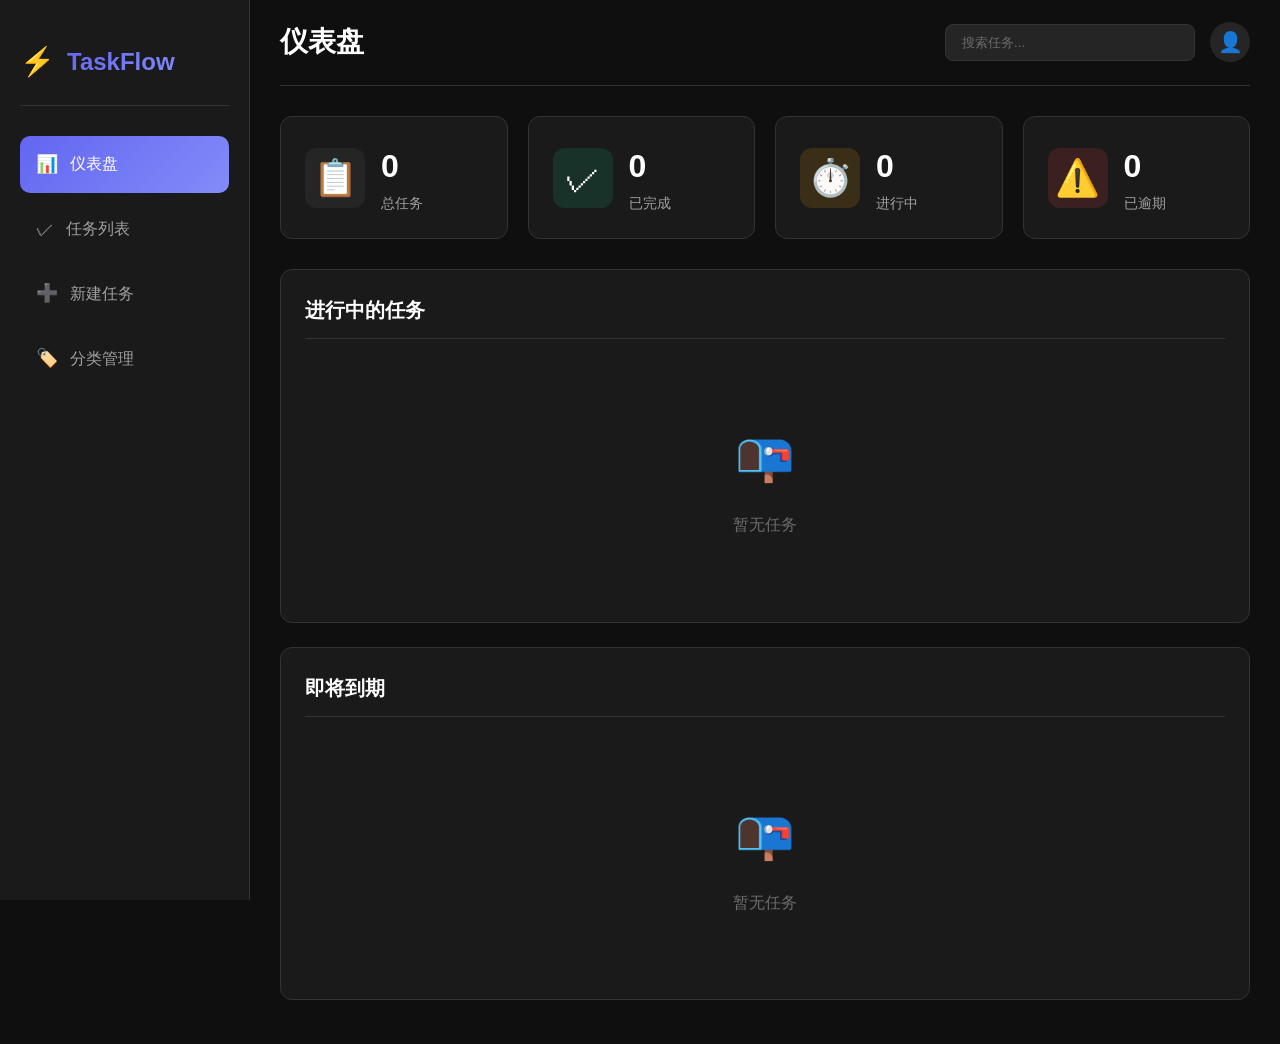
<file: index.html>
<!DOCTYPE html>
<html lang="zh-CN">
<head>
    <meta charset="UTF-8">
    <meta name="viewport" content="width=device-width, initial-scale=1.0">
    <title>TaskFlow - 任务管理</title>
    <link rel="stylesheet" href="css/style.css">
    <link rel="stylesheet" href="css/animations.css">
</head>
<body>
    <nav class="sidebar">
        <div class="logo">
            <span class="logo-icon">⚡</span>
            <span class="logo-text">TaskFlow</span>
        </div>
        <ul class="nav-menu">
            <li><a href="index.html" class="nav-link active">
                <span class="nav-icon">📊</span>
                <span>仪表盘</span>
            </a></li>
            <li><a href="pages/tasks.html" class="nav-link">
                <span class="nav-icon">✓</span>
                <span>任务列表</span>
            </a></li>
            <li><a href="pages/new-task.html" class="nav-link">
                <span class="nav-icon">➕</span>
                <span>新建任务</span>
            </a></li>
            <li><a href="pages/categories.html" class="nav-link">
                <span class="nav-icon">🏷️</span>
                <span>分类管理</span>
            </a></li>
        </ul>
    </nav>

    <main class="main-content">
        <header class="top-bar">
            <h1>仪表盘</h1>
            <div class="header-actions">
                <input type="text" class="search-input" placeholder="搜索任务...">
                <div class="user-avatar">👤</div>
            </div>
        </header>

        <div class="dashboard-grid">
            <div class="stat-card fade-in">
                <div class="stat-icon">📋</div>
                <div class="stat-info">
                    <span class="stat-number" id="total-tasks">0</span>
                    <span class="stat-label">总任务</span>
                </div>
            </div>
            <div class="stat-card fade-in">
                <div class="stat-icon completed">✓</div>
                <div class="stat-info">
                    <span class="stat-number" id="completed-tasks">0</span>
                    <span class="stat-label">已完成</span>
                </div>
            </div>
            <div class="stat-card fade-in">
                <div class="stat-icon pending">⏱️</div>
                <div class="stat-info">
                    <span class="stat-number" id="pending-tasks">0</span>
                    <span class="stat-label">进行中</span>
                </div>
            </div>
            <div class="stat-card fade-in">
                <div class="stat-icon overdue">⚠️</div>
                <div class="stat-info">
                    <span class="stat-number" id="overdue-tasks">0</span>
                    <span class="stat-label">已逾期</span>
                </div>
            </div>
        </div>

        <section class="section slide-up">
            <h2>进行中的任务</h2>
            <div class="task-list" id="active-tasks">
                <!-- 任务将通过 JavaScript 动态加载 -->
            </div>
        </section>

        <section class="section slide-up">
            <h2>即将到期</h2>
            <div class="task-list" id="upcoming-tasks">
                <!-- 任务将通过 JavaScript 动态加载 -->
            </div>
        </section>
    </main>

    <script src="js/storage.js"></script>
    <script src="js/app.js"></script>
    <script src="js/dashboard.js"></script>
</body>
</html>
</file>
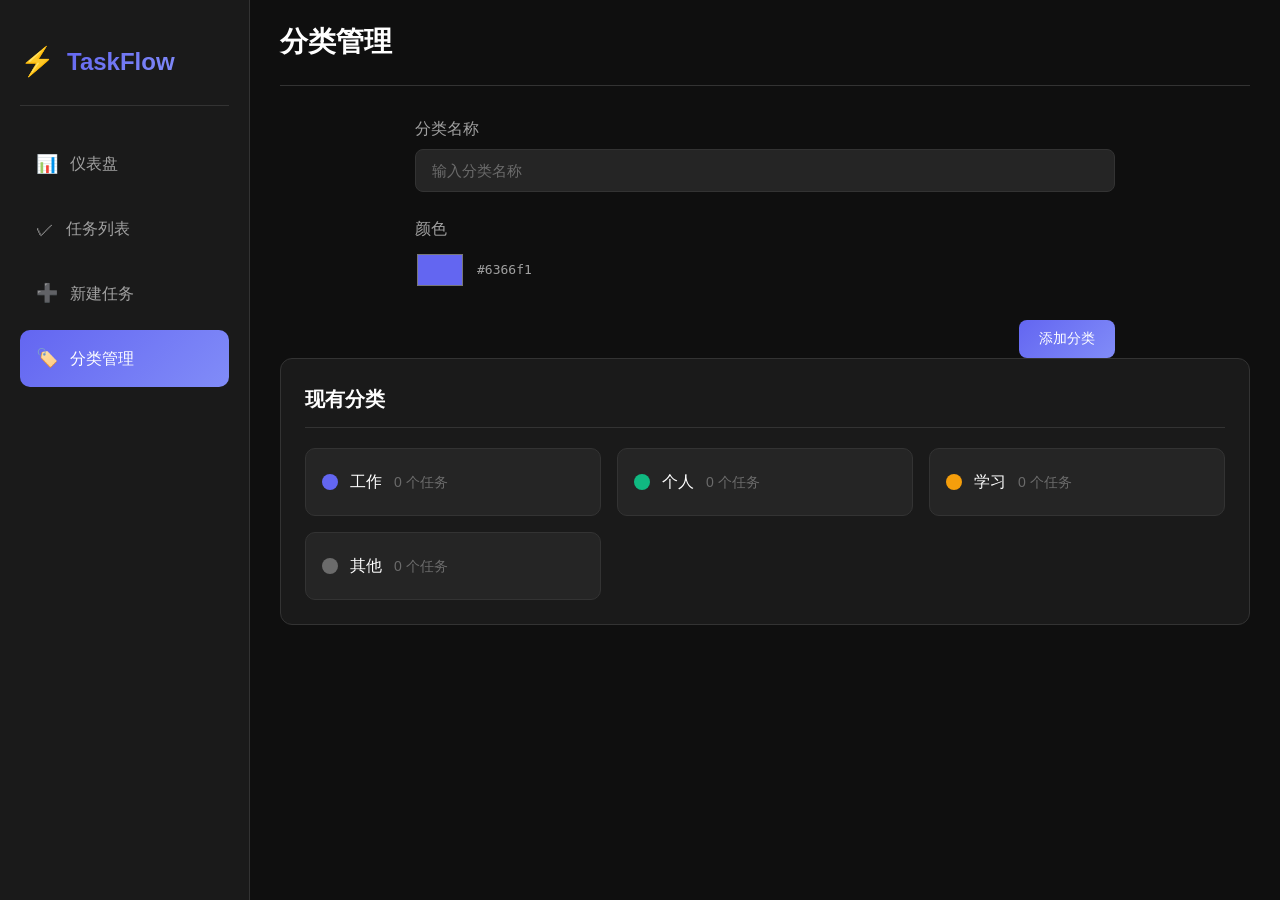
<file: pages/categories.html>
<!DOCTYPE html>
<html lang="zh-CN">
<head>
    <meta charset="UTF-8">
    <meta name="viewport" content="width=device-width, initial-scale=1.0">
    <title>分类管理 - TaskFlow</title>
    <link rel="stylesheet" href="../css/style.css">
    <link rel="stylesheet" href="../css/animations.css">
</head>
<body>
    <nav class="sidebar">
        <div class="logo">
            <span class="logo-icon">⚡</span>
            <span class="logo-text">TaskFlow</span>
        </div>
        <ul class="nav-menu">
            <li><a href="../index.html" class="nav-link">
                <span class="nav-icon">📊</span>
                <span>仪表盘</span>
            </a></li>
            <li><a href="tasks.html" class="nav-link">
                <span class="nav-icon">✓</span>
                <span>任务列表</span>
            </a></li>
            <li><a href="new-task.html" class="nav-link">
                <span class="nav-icon">➕</span>
                <span>新建任务</span>
            </a></li>
            <li><a href="categories.html" class="nav-link active">
                <span class="nav-icon">🏷️</span>
                <span>分类管理</span>
            </a></li>
        </ul>
    </nav>

    <main class="main-content">
        <header class="top-bar">
            <h1>分类管理</h1>
        </header>

        <div class="form-container slide-up">
            <form id="category-form" class="category-form">
                <div class="form-group">
                    <label for="category-name">分类名称</label>
                    <input type="text" id="category-name" class="form-input" required placeholder="输入分类名称">
                </div>

                <div class="form-group">
                    <label for="category-color">颜色</label>
                    <div class="color-picker">
                        <input type="color" id="category-color" class="color-input" value="#6366f1">
                        <span class="color-preview" id="color-preview">#6366f1</span>
                    </div>
                </div>

                <div class="form-actions">
                    <button type="submit" class="btn btn-primary">添加分类</button>
                </div>
            </form>
        </div>

        <section class="section slide-up">
            <h2>现有分类</h2>
            <div class="category-list" id="category-list">
                <!-- 分类将通过 JavaScript 动态加载 -->
            </div>
        </section>
    </main>

    <div class="modal" id="delete-modal">
        <div class="modal-content">
            <h3>确认删除</h3>
            <p>确定要删除这个分类吗？相关任务将移至"未分类"。</p>
            <div class="modal-actions">
                <button class="btn btn-secondary" id="cancel-delete">取消</button>
                <button class="btn btn-danger" id="confirm-delete">删除</button>
            </div>
        </div>
    </div>

    <script src="../js/storage.js"></script>
    <script src="../js/app.js"></script>
    <script src="../js/categories.js"></script>
</body>
</html>
</file>
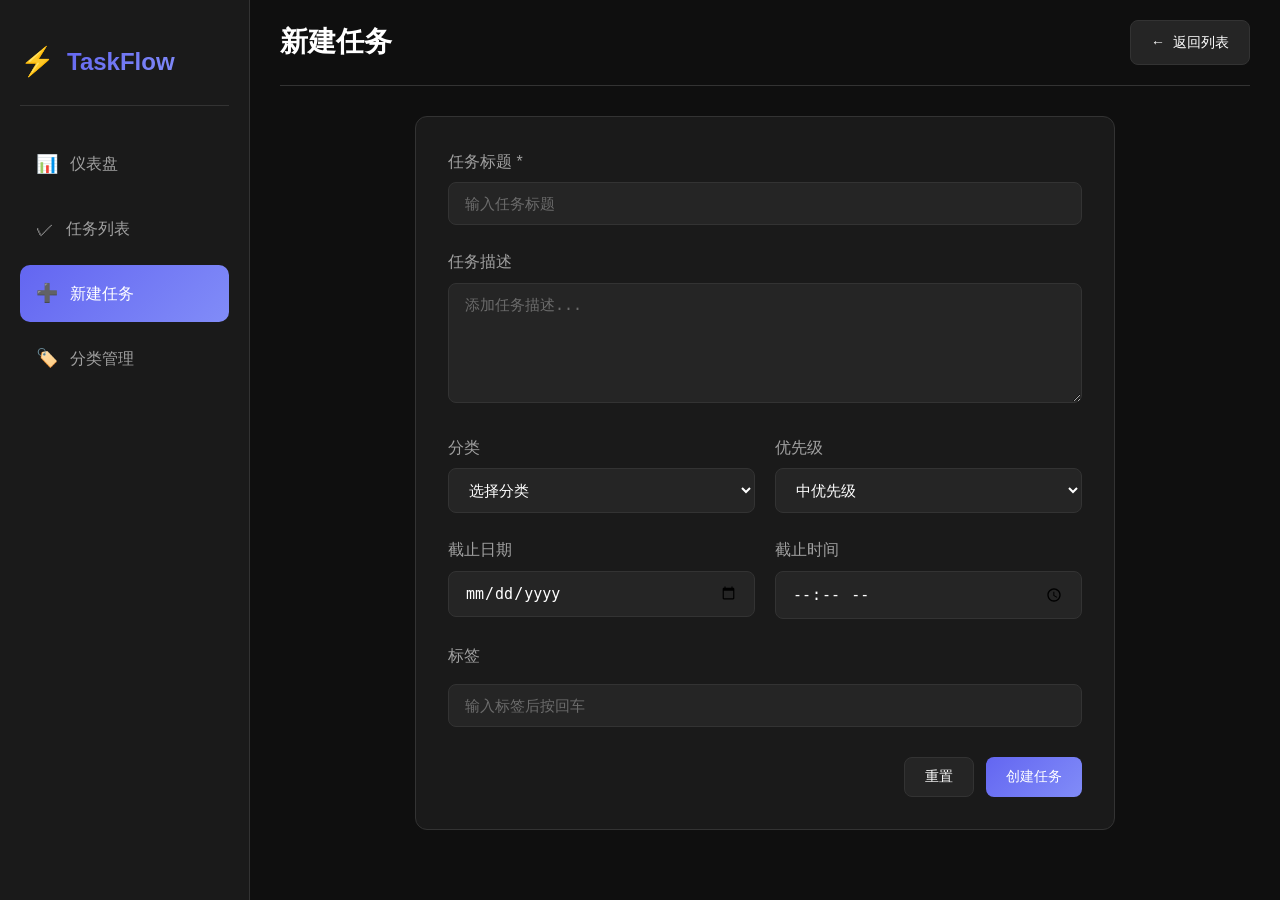
<file: pages/new-task.html>
<!DOCTYPE html>
<html lang="zh-CN">
<head>
    <meta charset="UTF-8">
    <meta name="viewport" content="width=device-width, initial-scale=1.0">
    <title>新建任务 - TaskFlow</title>
    <link rel="stylesheet" href="../css/style.css">
    <link rel="stylesheet" href="../css/animations.css">
</head>
<body>
    <nav class="sidebar">
        <div class="logo">
            <span class="logo-icon">⚡</span>
            <span class="logo-text">TaskFlow</span>
        </div>
        <ul class="nav-menu">
            <li><a href="../index.html" class="nav-link">
                <span class="nav-icon">📊</span>
                <span>仪表盘</span>
            </a></li>
            <li><a href="tasks.html" class="nav-link">
                <span class="nav-icon">✓</span>
                <span>任务列表</span>
            </a></li>
            <li><a href="new-task.html" class="nav-link active">
                <span class="nav-icon">➕</span>
                <span>新建任务</span>
            </a></li>
            <li><a href="categories.html" class="nav-link">
                <span class="nav-icon">🏷️</span>
                <span>分类管理</span>
            </a></li>
        </ul>
    </nav>

    <main class="main-content">
        <header class="top-bar">
            <h1 id="page-title">新建任务</h1>
            <a href="tasks.html" class="btn btn-secondary">
                <span>←</span> 返回列表
            </a>
        </header>

        <div class="form-container slide-up">
            <form id="task-form" class="task-form">
                <div class="form-group">
                    <label for="task-title">任务标题 *</label>
                    <input type="text" id="task-title" class="form-input" required placeholder="输入任务标题">
                </div>

                <div class="form-group">
                    <label for="task-description">任务描述</label>
                    <textarea id="task-description" class="form-input form-textarea" placeholder="添加任务描述..."></textarea>
                </div>

                <div class="form-row">
                    <div class="form-group">
                        <label for="task-category">分类</label>
                        <select id="task-category" class="form-input select-input">
                            <option value="">选择分类</option>
                        </select>
                    </div>

                    <div class="form-group">
                        <label for="task-priority">优先级</label>
                        <select id="task-priority" class="form-input select-input">
                            <option value="low">低优先级</option>
                            <option value="medium" selected>中优先级</option>
                            <option value="high">高优先级</option>
                        </select>
                    </div>
                </div>

                <div class="form-row">
                    <div class="form-group">
                        <label for="task-due-date">截止日期</label>
                        <input type="date" id="task-due-date" class="form-input">
                    </div>

                    <div class="form-group">
                        <label for="task-due-time">截止时间</label>
                        <input type="time" id="task-due-time" class="form-input">
                    </div>
                </div>

                <div class="form-group">
                    <label>标签</label>
                    <div class="tags-input-container">
                        <div id="tags-container" class="tags-container"></div>
                        <input type="text" id="tag-input" class="form-input tag-input" placeholder="输入标签后按回车">
                    </div>
                </div>

                <div class="form-actions">
                    <button type="button" class="btn btn-secondary" id="reset-form">重置</button>
                    <button type="submit" class="btn btn-primary" id="submit-btn">创建任务</button>
                </div>
            </form>
        </div>
    </main>

    <script src="../js/storage.js"></script>
    <script src="../js/app.js"></script>
    <script src="../js/task-form.js"></script>
</body>
</html>
</file>
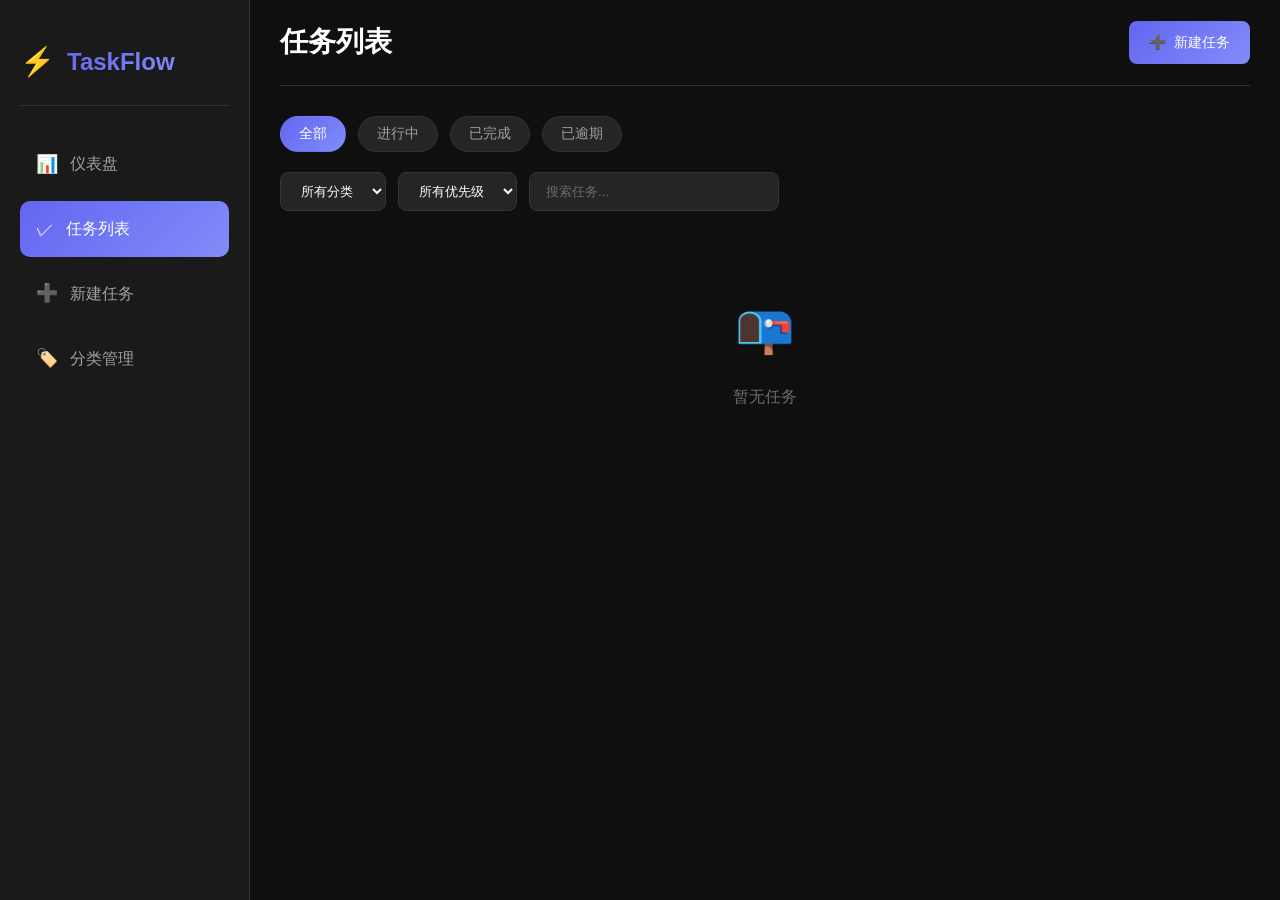
<file: pages/tasks.html>
<!DOCTYPE html>
<html lang="zh-CN">
<head>
    <meta charset="UTF-8">
    <meta name="viewport" content="width=device-width, initial-scale=1.0">
    <title>任务列表 - TaskFlow</title>
    <link rel="stylesheet" href="../css/style.css">
    <link rel="stylesheet" href="../css/animations.css">
</head>
<body>
    <nav class="sidebar">
        <div class="logo">
            <span class="logo-icon">⚡</span>
            <span class="logo-text">TaskFlow</span>
        </div>
        <ul class="nav-menu">
            <li><a href="../index.html" class="nav-link">
                <span class="nav-icon">📊</span>
                <span>仪表盘</span>
            </a></li>
            <li><a href="tasks.html" class="nav-link active">
                <span class="nav-icon">✓</span>
                <span>任务列表</span>
            </a></li>
            <li><a href="new-task.html" class="nav-link">
                <span class="nav-icon">➕</span>
                <span>新建任务</span>
            </a></li>
            <li><a href="categories.html" class="nav-link">
                <span class="nav-icon">🏷️</span>
                <span>分类管理</span>
            </a></li>
        </ul>
    </nav>

    <main class="main-content">
        <header class="top-bar">
            <h1>任务列表</h1>
            <a href="new-task.html" class="btn btn-primary">
                <span>➕</span> 新建任务
            </a>
        </header>

        <div class="filters fade-in">
            <button class="filter-btn active" data-filter="all">全部</button>
            <button class="filter-btn" data-filter="pending">进行中</button>
            <button class="filter-btn" data-filter="completed">已完成</button>
            <button class="filter-btn" data-filter="overdue">已逾期</button>
        </div>

        <div class="filters fade-in">
            <select class="select-input" id="category-filter">
                <option value="">所有分类</option>
            </select>
            <select class="select-input" id="priority-filter">
                <option value="">所有优先级</option>
                <option value="high">高优先级</option>
                <option value="medium">中优先级</option>
                <option value="low">低优先级</option>
            </select>
            <input type="text" class="search-input" id="search-input" placeholder="搜索任务...">
        </div>

        <div class="task-list-container slide-up">
            <div class="task-list" id="task-list">
                <!-- 任务将通过 JavaScript 动态加载 -->
            </div>
        </div>
    </main>

    <div class="modal" id="delete-modal">
        <div class="modal-content">
            <h3>确认删除</h3>
            <p>确定要删除这个任务吗？此操作不可撤销。</p>
            <div class="modal-actions">
                <button class="btn btn-secondary" id="cancel-delete">取消</button>
                <button class="btn btn-danger" id="confirm-delete">删除</button>
            </div>
        </div>
    </div>

    <script src="../js/storage.js"></script>
    <script src="../js/app.js"></script>
    <script src="../js/tasks.js"></script>
</body>
</html>
</file>
<file: css/style.css>
/* ========================================
   TaskFlow - 暗黑风格任务管理应用
   ======================================== */

/* 全局样式 */
:root {
    --bg-primary: #0f0f0f;
    --bg-secondary: #1a1a1a;
    --bg-tertiary: #252525;
    --bg-hover: #2f2f2f;

    --text-primary: #ffffff;
    --text-secondary: #a0a0a0;
    --text-muted: #6b6b6b;

    --accent-primary: #6366f1;
    --accent-secondary: #818cf8;
    --accent-gradient: linear-gradient(135deg, #6366f1 0%, #818cf8 100%);

    --success: #10b981;
    --warning: #f59e0b;
    --danger: #ef4444;
    --info: #3b82f6;

    --border-color: #333333;
    --shadow-color: rgba(0, 0, 0, 0.5);

    --sidebar-width: 250px;
    --topbar-height: 70px;

    --transition-fast: 0.2s ease;
    --transition-normal: 0.3s ease;
    --transition-slow: 0.5s ease;
}

* {
    margin: 0;
    padding: 0;
    box-sizing: border-box;
}

body {
    font-family: 'Segoe UI', Tahoma, Geneva, Verdana, sans-serif;
    background-color: var(--bg-primary);
    color: var(--text-primary);
    line-height: 1.6;
    overflow-x: hidden;
}

/* 侧边栏 */
.sidebar {
    position: fixed;
    left: 0;
    top: 0;
    width: var(--sidebar-width);
    height: 100vh;
    background: var(--bg-secondary);
    border-right: 1px solid var(--border-color);
    padding: 20px;
    z-index: 100;
    overflow-y: auto;
}

.logo {
    display: flex;
    align-items: center;
    gap: 12px;
    padding: 20px 0;
    margin-bottom: 30px;
    border-bottom: 1px solid var(--border-color);
}

.logo-icon {
    font-size: 28px;
}

.logo-text {
    font-size: 24px;
    font-weight: 700;
    background: var(--accent-gradient);
    -webkit-background-clip: text;
    -webkit-text-fill-color: transparent;
    background-clip: text;
}

.nav-menu {
    list-style: none;
}

.nav-link {
    display: flex;
    align-items: center;
    gap: 12px;
    padding: 14px 16px;
    color: var(--text-secondary);
    text-decoration: none;
    border-radius: 10px;
    margin-bottom: 8px;
    transition: all var(--transition-fast);
}

.nav-link:hover {
    background: var(--bg-hover);
    color: var(--text-primary);
}

.nav-link.active {
    background: var(--accent-gradient);
    color: var(--text-primary);
}

.nav-icon {
    font-size: 18px;
}

/* 主内容区 */
.main-content {
    margin-left: var(--sidebar-width);
    min-height: 100vh;
    padding: 20px 30px;
}

/* 顶部栏 */
.top-bar {
    display: flex;
    justify-content: space-between;
    align-items: center;
    margin-bottom: 30px;
    padding-bottom: 20px;
    border-bottom: 1px solid var(--border-color);
}

.top-bar h1 {
    font-size: 28px;
    font-weight: 600;
}

.header-actions {
    display: flex;
    align-items: center;
    gap: 15px;
}

.search-input {
    background: var(--bg-tertiary);
    border: 1px solid var(--border-color);
    border-radius: 8px;
    padding: 10px 16px;
    color: var(--text-primary);
    width: 250px;
    transition: all var(--transition-fast);
}

.search-input:focus {
    outline: none;
    border-color: var(--accent-primary);
    box-shadow: 0 0 0 3px rgba(99, 102, 241, 0.2);
}

.search-input::placeholder {
    color: var(--text-muted);
}

.user-avatar {
    width: 40px;
    height: 40px;
    background: var(--bg-tertiary);
    border-radius: 50%;
    display: flex;
    align-items: center;
    justify-content: center;
    font-size: 20px;
    cursor: pointer;
    transition: all var(--transition-fast);
}

.user-avatar:hover {
    background: var(--bg-hover);
}

/* 统计卡片 */
.dashboard-grid {
    display: grid;
    grid-template-columns: repeat(auto-fit, minmax(200px, 1fr));
    gap: 20px;
    margin-bottom: 30px;
}

.stat-card {
    background: var(--bg-secondary);
    border: 1px solid var(--border-color);
    border-radius: 12px;
    padding: 24px;
    display: flex;
    align-items: center;
    gap: 16px;
    transition: all var(--transition-fast);
}

.stat-card:hover {
    transform: translateY(-3px);
    box-shadow: 0 10px 30px var(--shadow-color);
    border-color: var(--accent-primary);
}

.stat-icon {
    font-size: 36px;
    width: 60px;
    height: 60px;
    background: var(--bg-tertiary);
    border-radius: 12px;
    display: flex;
    align-items: center;
    justify-content: center;
}

.stat-icon.completed {
    background: rgba(16, 185, 129, 0.15);
}

.stat-icon.pending {
    background: rgba(245, 158, 11, 0.15);
}

.stat-icon.overdue {
    background: rgba(239, 68, 68, 0.15);
}

.stat-info {
    display: flex;
    flex-direction: column;
}

.stat-number {
    font-size: 32px;
    font-weight: 700;
    color: var(--text-primary);
}

.stat-label {
    font-size: 14px;
    color: var(--text-secondary);
}

/* 区域 */
.section {
    background: var(--bg-secondary);
    border: 1px solid var(--border-color);
    border-radius: 12px;
    padding: 24px;
    margin-bottom: 24px;
}

.section h2 {
    font-size: 20px;
    margin-bottom: 20px;
    padding-bottom: 12px;
    border-bottom: 1px solid var(--border-color);
}

/* 任务列表 */
.task-list {
    display: flex;
    flex-direction: column;
    gap: 12px;
}

.task-item {
    background: var(--bg-tertiary);
    border: 1px solid var(--border-color);
    border-radius: 10px;
    padding: 16px;
    display: flex;
    align-items: center;
    gap: 16px;
    transition: all var(--transition-fast);
    cursor: pointer;
}

.task-item:hover {
    border-color: var(--accent-primary);
    transform: translateX(5px);
}

.task-item.completed {
    opacity: 0.6;
}

.task-item.completed .task-title {
    text-decoration: line-through;
}

.task-checkbox {
    width: 22px;
    height: 22px;
    border: 2px solid var(--border-color);
    border-radius: 50%;
    cursor: pointer;
    display: flex;
    align-items: center;
    justify-content: center;
    transition: all var(--transition-fast);
    flex-shrink: 0;
}

.task-checkbox:hover {
    border-color: var(--accent-primary);
}

.task-checkbox.checked {
    background: var(--success);
    border-color: var(--success);
}

.task-checkbox.checked::after {
    content: '✓';
    color: white;
    font-size: 14px;
}

.task-content {
    flex: 1;
}

.task-title {
    font-size: 16px;
    font-weight: 500;
    margin-bottom: 4px;
}

.task-description {
    font-size: 14px;
    color: var(--text-secondary);
    margin-bottom: 8px;
}

.task-meta {
    display: flex;
    align-items: center;
    gap: 12px;
    flex-wrap: wrap;
}

.task-tag {
    padding: 4px 10px;
    border-radius: 20px;
    font-size: 12px;
    font-weight: 500;
}

.tag-work { background: rgba(99, 102, 241, 0.2); color: var(--accent-secondary); }
.tag-personal { background: rgba(16, 185, 129, 0.2); color: var(--success); }
.tag-urgent { background: rgba(239, 68, 68, 0.2); color: var(--danger); }
.tag-default { background: rgba(107, 107, 107, 0.2); color: var(--text-secondary); }

.priority-indicator {
    width: 4px;
    height: 100%;
    border-radius: 4px;
    position: absolute;
    left: 0;
    top: 0;
}

.priority-high { background: var(--danger); }
.priority-medium { background: var(--warning); }
.priority-low { background: var(--info); }

.task-due-date {
    font-size: 13px;
    color: var(--text-secondary);
    display: flex;
    align-items: center;
    gap: 4px;
}

.task-due-date.overdue {
    color: var(--danger);
}

.task-actions {
    display: flex;
    gap: 8px;
    opacity: 0;
    transition: opacity var(--transition-fast);
}

.task-item:hover .task-actions {
    opacity: 1;
}

/* 按钮 */
.btn {
    padding: 10px 20px;
    border: none;
    border-radius: 8px;
    font-size: 14px;
    font-weight: 500;
    cursor: pointer;
    transition: all var(--transition-fast);
    display: inline-flex;
    align-items: center;
    gap: 8px;
    text-decoration: none;
}

.btn-primary {
    background: var(--accent-gradient);
    color: white;
}

.btn-primary:hover {
    transform: translateY(-2px);
    box-shadow: 0 5px 15px rgba(99, 102, 241, 0.4);
}

.btn-secondary {
    background: var(--bg-tertiary);
    color: var(--text-primary);
    border: 1px solid var(--border-color);
}

.btn-secondary:hover {
    background: var(--bg-hover);
}

.btn-danger {
    background: var(--danger);
    color: white;
}

.btn-danger:hover {
    background: #dc2626;
}

.btn-icon {
    width: 34px;
    height: 34px;
    padding: 0;
    display: flex;
    align-items: center;
    justify-content: center;
    border-radius: 8px;
    background: var(--bg-tertiary);
    border: 1px solid var(--border-color);
    color: var(--text-secondary);
    cursor: pointer;
    transition: all var(--transition-fast);
}

.btn-icon:hover {
    background: var(--bg-hover);
    color: var(--text-primary);
}

.btn-icon.delete:hover {
    background: rgba(239, 68, 68, 0.15);
    color: var(--danger);
}

/* 过滤器 */
.filters {
    display: flex;
    gap: 12px;
    margin-bottom: 20px;
    flex-wrap: wrap;
}

.filter-btn {
    padding: 8px 18px;
    background: var(--bg-tertiary);
    border: 1px solid var(--border-color);
    border-radius: 20px;
    color: var(--text-secondary);
    font-size: 14px;
    cursor: pointer;
    transition: all var(--transition-fast);
}

.filter-btn:hover {
    background: var(--bg-hover);
    color: var(--text-primary);
}

.filter-btn.active {
    background: var(--accent-gradient);
    color: white;
    border-color: transparent;
}

.select-input {
    background: var(--bg-tertiary);
    border: 1px solid var(--border-color);
    border-radius: 8px;
    padding: 10px 16px;
    color: var(--text-primary);
    cursor: pointer;
    transition: all var(--transition-fast);
}

.select-input:focus {
    outline: none;
    border-color: var(--accent-primary);
}

/* 表单 */
.form-container {
    max-width: 700px;
    margin: 0 auto;
}

.task-form {
    background: var(--bg-secondary);
    border: 1px solid var(--border-color);
    border-radius: 12px;
    padding: 32px;
}

.form-group {
    margin-bottom: 24px;
}

.form-group label {
    display: block;
    margin-bottom: 8px;
    font-weight: 500;
    color: var(--text-secondary);
}

.form-input {
    width: 100%;
    background: var(--bg-tertiary);
    border: 1px solid var(--border-color);
    border-radius: 8px;
    padding: 12px 16px;
    color: var(--text-primary);
    font-size: 15px;
    transition: all var(--transition-fast);
}

.form-input:focus {
    outline: none;
    border-color: var(--accent-primary);
    box-shadow: 0 0 0 3px rgba(99, 102, 241, 0.2);
}

.form-input::placeholder {
    color: var(--text-muted);
}

.form-textarea {
    min-height: 120px;
    resize: vertical;
}

.form-row {
    display: grid;
    grid-template-columns: 1fr 1fr;
    gap: 20px;
}

.form-actions {
    display: flex;
    justify-content: flex-end;
    gap: 12px;
    margin-top: 30px;
}

/* 标签输入 */
.tags-input-container {
    display: flex;
    flex-direction: column;
    gap: 8px;
}

.tags-container {
    display: flex;
    flex-wrap: wrap;
    gap: 8px;
}

.tag-item {
    background: var(--bg-tertiary);
    border: 1px solid var(--border-color);
    border-radius: 20px;
    padding: 6px 12px;
    font-size: 13px;
    display: flex;
    align-items: center;
    gap: 6px;
}

.tag-item .remove-tag {
    cursor: pointer;
    color: var(--text-muted);
    transition: color var(--transition-fast);
}

.tag-item .remove-tag:hover {
    color: var(--danger);
}

.tag-input {
    width: 100%;
}

/* 颜色选择器 */
.color-picker {
    display: flex;
    align-items: center;
    gap: 12px;
}

.color-input {
    width: 50px;
    height: 40px;
    border: none;
    border-radius: 8px;
    cursor: pointer;
    background: transparent;
}

.color-preview {
    font-family: monospace;
    color: var(--text-secondary);
}

/* 分类列表 */
.category-list {
    display: grid;
    grid-template-columns: repeat(auto-fill, minmax(250px, 1fr));
    gap: 16px;
}

.category-item {
    background: var(--bg-tertiary);
    border: 1px solid var(--border-color);
    border-radius: 10px;
    padding: 16px;
    display: flex;
    justify-content: space-between;
    align-items: center;
    transition: all var(--transition-fast);
}

.category-item:hover {
    border-color: var(--accent-primary);
}

.category-info {
    display: flex;
    align-items: center;
    gap: 12px;
}

.category-color {
    width: 16px;
    height: 16px;
    border-radius: 50%;
}

.category-name {
    font-weight: 500;
}

.category-count {
    color: var(--text-muted);
    font-size: 14px;
}

/* 模态框 */
.modal {
    position: fixed;
    top: 0;
    left: 0;
    width: 100%;
    height: 100%;
    background: rgba(0, 0, 0, 0.7);
    display: none;
    align-items: center;
    justify-content: center;
    z-index: 1000;
}

.modal.active {
    display: flex;
}

.modal-content {
    background: var(--bg-secondary);
    border: 1px solid var(--border-color);
    border-radius: 16px;
    padding: 28px;
    max-width: 400px;
    width: 90%;
}

.modal-content h3 {
    margin-bottom: 12px;
}

.modal-content p {
    color: var(--text-secondary);
    margin-bottom: 24px;
}

.modal-actions {
    display: flex;
    justify-content: flex-end;
    gap: 12px;
}

/* 空状态 */
.empty-state {
    text-align: center;
    padding: 60px 20px;
    color: var(--text-muted);
}

.empty-state-icon {
    font-size: 48px;
    margin-bottom: 16px;
}

.empty-state-text {
    font-size: 16px;
}

/* 任务项位置 */
.task-item {
    position: relative;
    padding-left: 20px;
}

.task-item::before {
    content: '';
    position: absolute;
    left: 0;
    top: 0;
    bottom: 0;
    width: 4px;
    border-radius: 4px;
}

.task-item.priority-high::before {
    background: var(--danger);
}

.task-item.priority-medium::before {
    background: var(--warning);
}

.task-item.priority-low::before {
    background: var(--info);
}

/* 响应式设计 */
@media (max-width: 768px) {
    .sidebar {
        transform: translateX(-100%);
        width: 250px;
        transition: transform var(--transition-normal);
    }

    .sidebar.active {
        transform: translateX(0);
    }

    .main-content {
        margin-left: 0;
    }

    .form-row {
        grid-template-columns: 1fr;
    }

    .top-bar {
        flex-direction: column;
        gap: 16px;
        align-items: flex-start;
    }

    .header-actions {
        width: 100%;
    }

    .search-input {
        width: 100%;
    }
}
</file>
<file: css/animations.css>
/* ========================================
   动画效果
   ======================================== */

/* 淡入动画 */
@keyframes fadeIn {
    from {
        opacity: 0;
    }
    to {
        opacity: 1;
    }
}

.fade-in {
    animation: fadeIn 0.5s ease forwards;
}

/* 淡入上滑 */
@keyframes slideUp {
    from {
        opacity: 0;
        transform: translateY(20px);
    }
    to {
        opacity: 1;
        transform: translateY(0);
    }
}

.slide-up {
    animation: slideUp 0.5s ease forwards;
}

/* 从左侧滑入 */
@keyframes slideInLeft {
    from {
        opacity: 0;
        transform: translateX(-30px);
    }
    to {
        opacity: 1;
        transform: translateX(0);
    }
}

.slide-in-left {
    animation: slideInLeft 0.4s ease forwards;
}

/* 缩放弹入 */
@keyframes scaleIn {
    from {
        opacity: 0;
        transform: scale(0.9);
    }
    to {
        opacity: 1;
        transform: scale(1);
    }
}

.scale-in {
    animation: scaleIn 0.3s ease forwards;
}

/* 脉冲效果 */
@keyframes pulse {
    0%, 100% {
        transform: scale(1);
    }
    50% {
        transform: scale(1.05);
    }
}

.pulse {
    animation: pulse 2s ease-in-out infinite;
}

/* 闪烁效果 */
@keyframes shimmer {
    0% {
        background-position: -1000px 0;
    }
    100% {
        background-position: 1000px 0;
    }
}

.shimmer {
    background: linear-gradient(
        to right,
        var(--bg-tertiary) 0%,
        var(--bg-hover) 50%,
        var(--bg-tertiary) 100%
    );
    background-size: 1000px 100%;
    animation: shimmer 2s infinite linear;
}

/* 旋转动画 */
@keyframes spin {
    from {
        transform: rotate(0deg);
    }
    to {
        transform: rotate(360deg);
    }
}

.spin {
    animation: spin 1s linear infinite;
}

/* 弹跳动画 */
@keyframes bounce {
    0%, 20%, 50%, 80%, 100% {
        transform: translateY(0);
    }
    40% {
        transform: translateY(-10px);
    }
    60% {
        transform: translateY(-5px);
    }
}

.bounce {
    animation: bounce 1s ease infinite;
}

/* 抖动效果 */
@keyframes shake {
    0%, 100% {
        transform: translateX(0);
    }
    10%, 30%, 50%, 70%, 90% {
        transform: translateX(-5px);
    }
    20%, 40%, 60%, 80% {
        transform: translateX(5px);
    }
}

.shake {
    animation: shake 0.5s ease;
}

/* 打字机效果 */
@keyframes typing {
    from {
        width: 0;
    }
    to {
        width: 100%;
    }
}

@keyframes blink {
    50% {
        border-color: transparent;
    }
}

.typing-effect {
    overflow: hidden;
    white-space: nowrap;
    border-right: 2px solid var(--accent-primary);
    animation: typing 2s steps(30, end), blink 0.75s step-end infinite;
}

/* 进度条动画 */
@keyframes progressBar {
    from {
        width: 0;
    }
    to {
        width: var(--progress);
    }
}

.progress-animated {
    animation: progressBar 1s ease forwards;
}

/* 涟漪效果 */
@keyframes ripple {
    0% {
        transform: scale(0);
        opacity: 1;
    }
    100% {
        transform: scale(4);
        opacity: 0;
    }
}

.ripple {
    position: relative;
    overflow: hidden;
}

.ripple::after {
    content: '';
    position: absolute;
    top: 50%;
    left: 50%;
    width: 10px;
    height: 10px;
    background: rgba(255, 255, 255, 0.3);
    border-radius: 50%;
    transform: translate(-50%, -50%) scale(0);
    animation: ripple 0.6s linear;
}

/* 渐变背景动画 */
@keyframes gradientShift {
    0% {
        background-position: 0% 50%;
    }
    50% {
        background-position: 100% 50%;
    }
    100% {
        background-position: 0% 50%;
    }
}

.gradient-animated {
    background: linear-gradient(270deg, var(--accent-primary), var(--accent-secondary), var(--info), var(--accent-primary));
    background-size: 400% 400%;
    animation: gradientShift 8s ease infinite;
}

/* 浮动效果 */
@keyframes float {
    0%, 100% {
        transform: translateY(0);
    }
    50% {
        transform: translateY(-10px);
    }
}

.float {
    animation: float 3s ease-in-out infinite;
}

/* 任务项添加动画 */
@keyframes taskAdd {
    from {
        opacity: 0;
        transform: translateX(-20px);
    }
    to {
        opacity: 1;
        transform: translateX(0);
    }
}

.task-item.new {
    animation: taskAdd 0.4s ease forwards;
}

/* 任务项删除动画 */
@keyframes taskDelete {
    from {
        opacity: 1;
        transform: translateX(0);
    }
    to {
        opacity: 0;
        transform: translateX(20px);
    }
}

.task-item.deleting {
    animation: taskDelete 0.3s ease forwards;
}

/* 完成动画 */
@keyframes taskComplete {
    0% {
        transform: scale(1);
    }
    50% {
        transform: scale(1.1);
    }
    100% {
        transform: scale(1);
    }
}

.task-item.just-completed {
    animation: taskComplete 0.4s ease;
}

/* 数字跳动 */
@keyframes numberPop {
    0% {
        transform: scale(1);
    }
    50% {
        transform: scale(1.3);
    }
    100% {
        transform: scale(1);
    }
}

.number-pop {
    animation: numberPop 0.3s ease;
}

/* 页面进入动画 */
.page-enter {
    animation: slideUp 0.6s ease;
}

/* 卡片悬停效果 */
.card-hover {
    transition: all var(--transition-normal);
}

.card-hover:hover {
    transform: translateY(-5px);
    box-shadow: 0 20px 40px var(--shadow-color);
}

/* 按钮点击效果 */
.btn:active {
    transform: scale(0.95);
}

/* 模态框动画 */
@keyframes modalFadeIn {
    from {
        opacity: 0;
    }
    to {
        opacity: 1;
    }
}

@keyframes modalSlideIn {
    from {
        opacity: 0;
        transform: scale(0.95) translateY(-20px);
    }
    to {
        opacity: 1;
        transform: scale(1) translateY(0);
    }
}

.modal {
    animation: modalFadeIn 0.2s ease;
}

.modal.active .modal-content {
    animation: modalSlideIn 0.3s ease;
}

/* 延迟动画类 */
.delay-1 { animation-delay: 0.1s; }
.delay-2 { animation-delay: 0.2s; }
.delay-3 { animation-delay: 0.3s; }
.delay-4 { animation-delay: 0.4s; }
.delay-5 { animation-delay: 0.5s; }

/* 骨架屏动画 */
.skeleton {
    background: linear-gradient(
        90deg,
        var(--bg-tertiary) 25%,
        var(--bg-hover) 50%,
        var(--bg-tertiary) 75%
    );
    background-size: 200% 100%;
    animation: shimmer 1.5s infinite;
    border-radius: 4px;
}

/* 减少动画偏好 */
@media (prefers-reduced-motion: reduce) {
    *,
    *::before,
    *::after {
        animation-duration: 0.01ms !important;
        animation-iteration-count: 1 !important;
        transition-duration: 0.01ms !important;
    }
}
</file>
